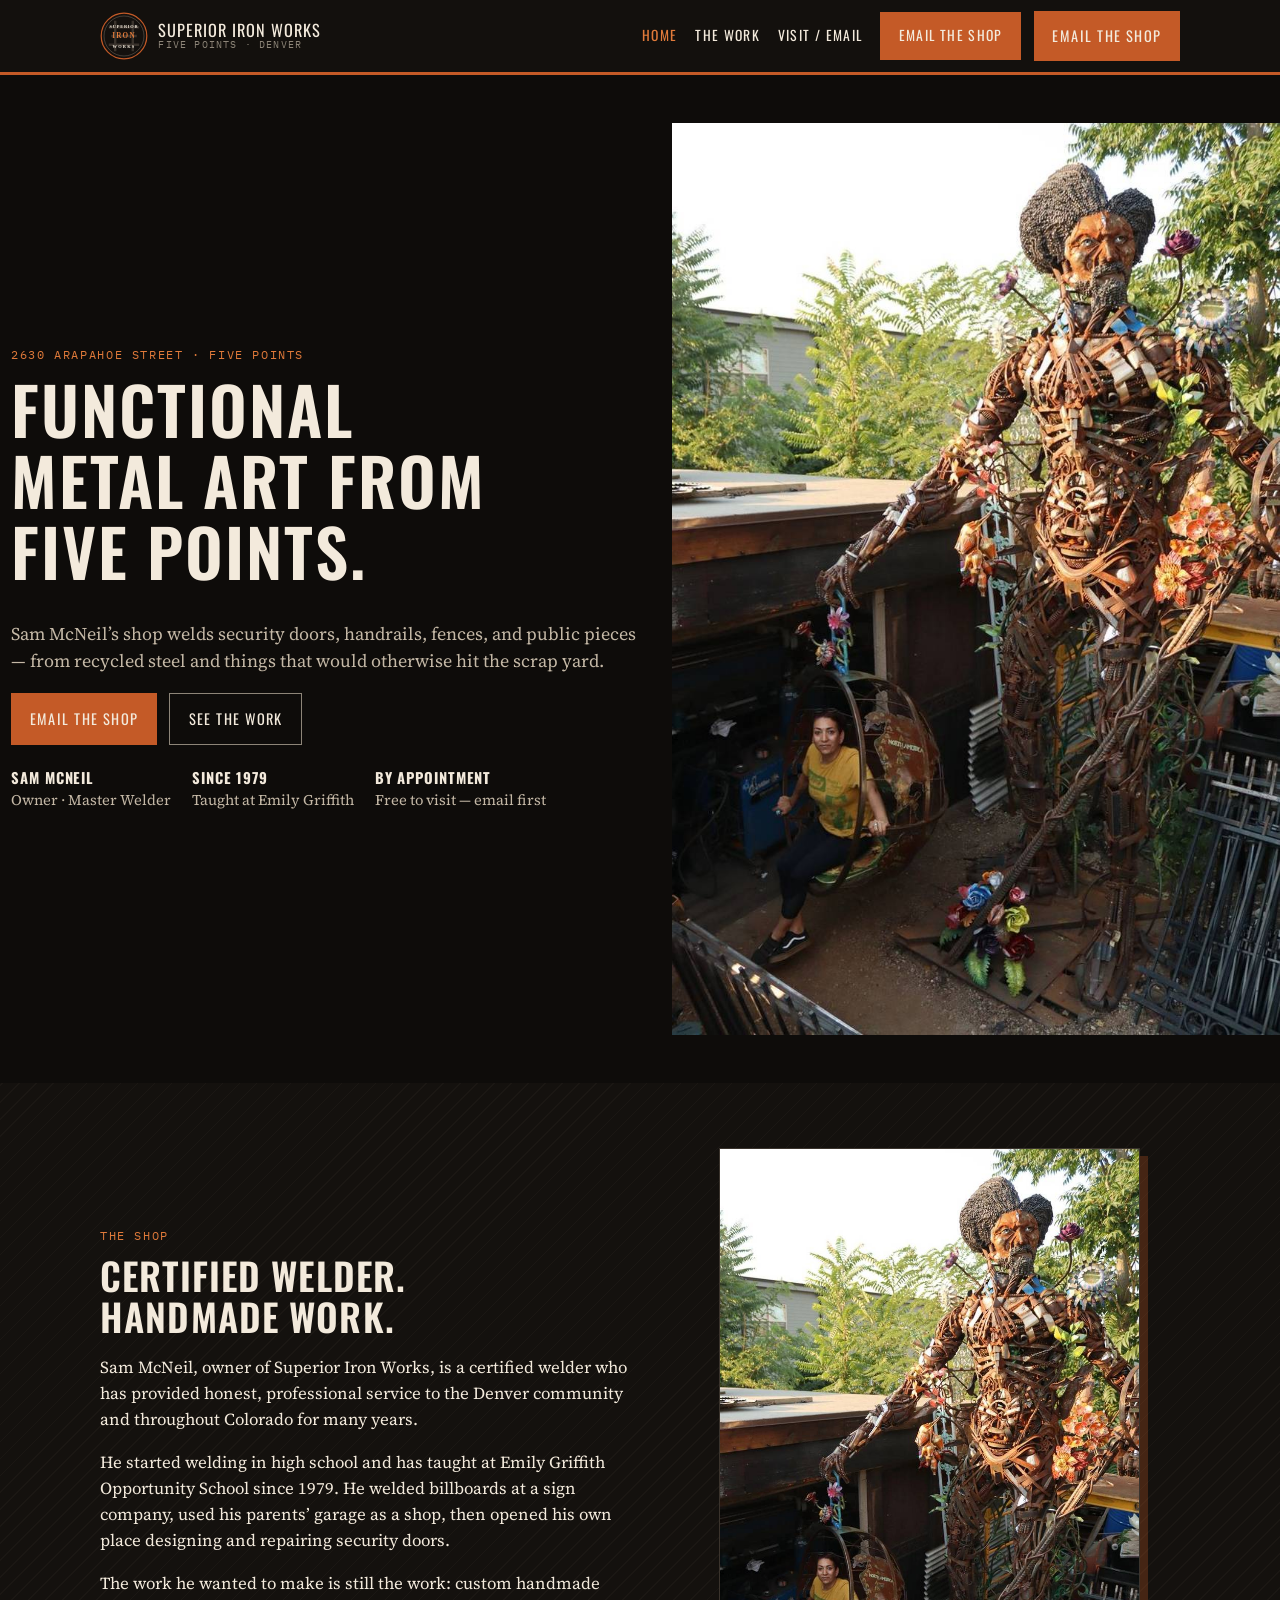
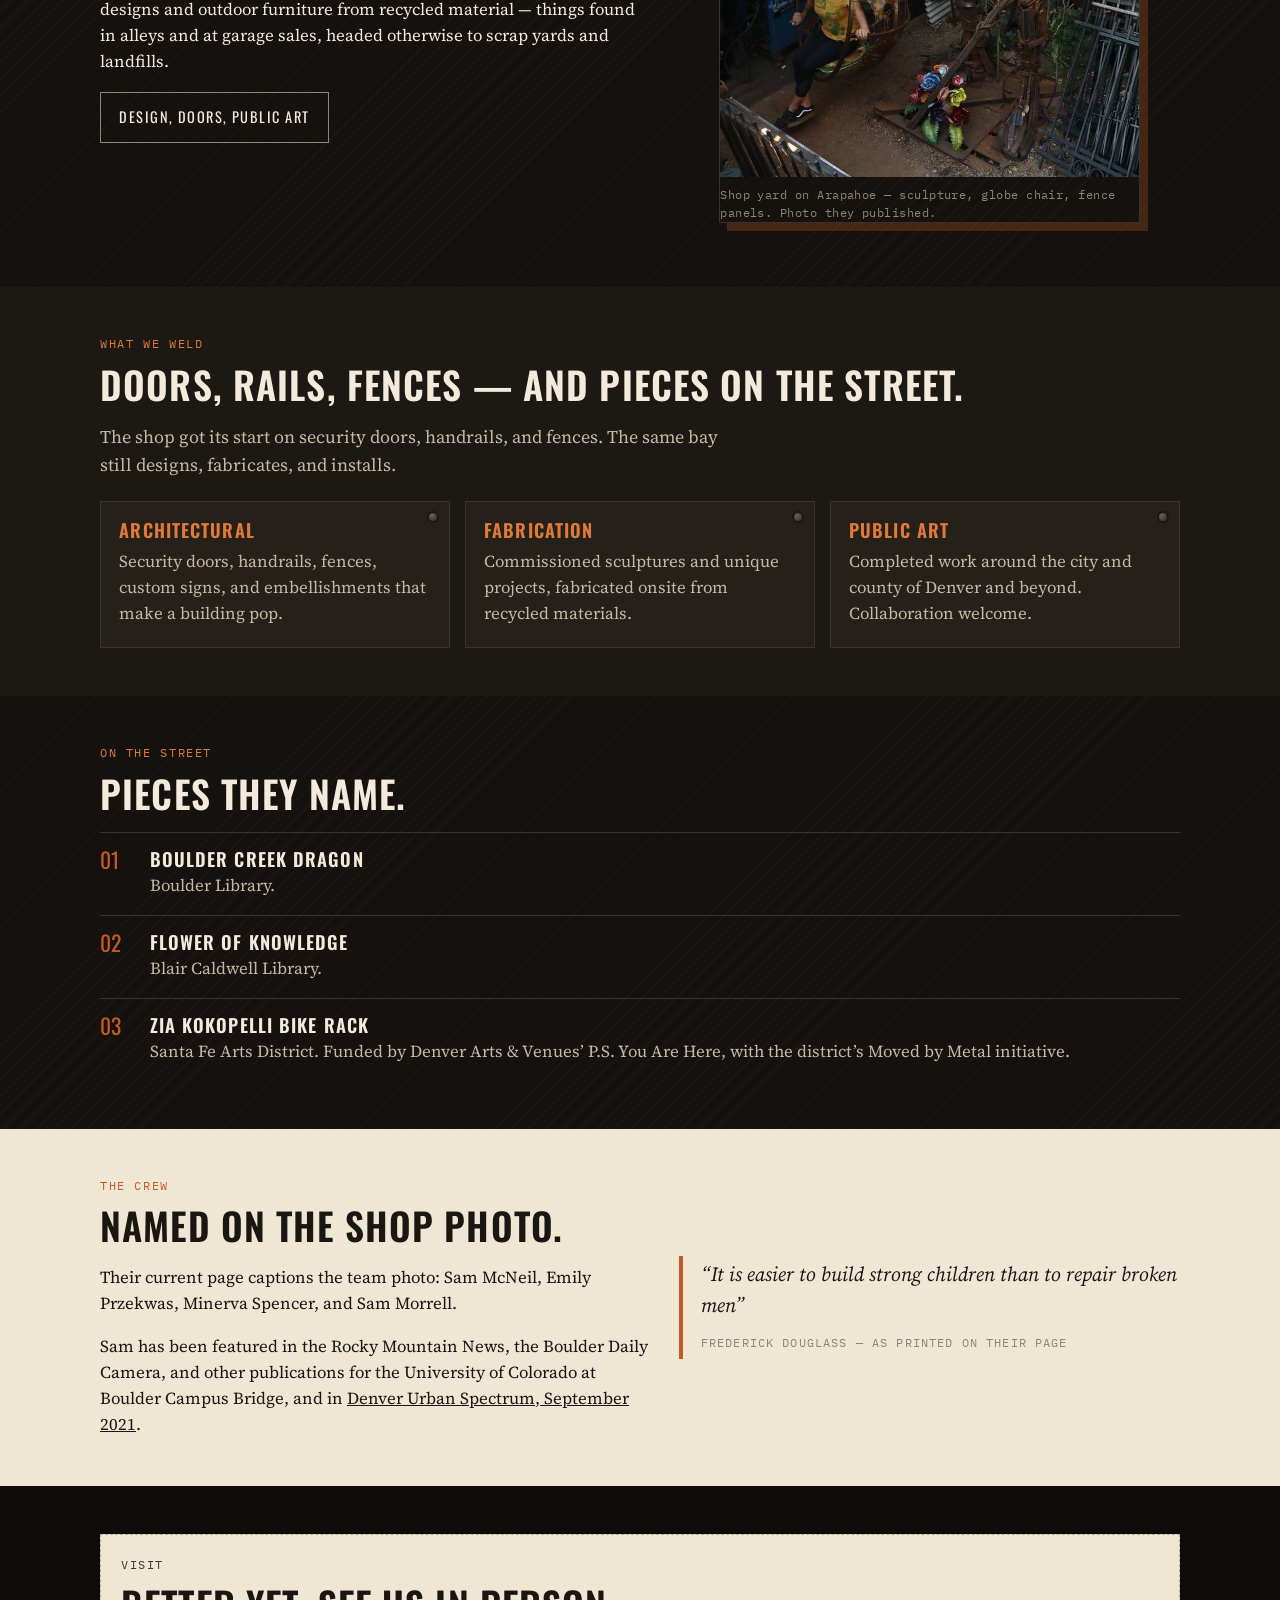
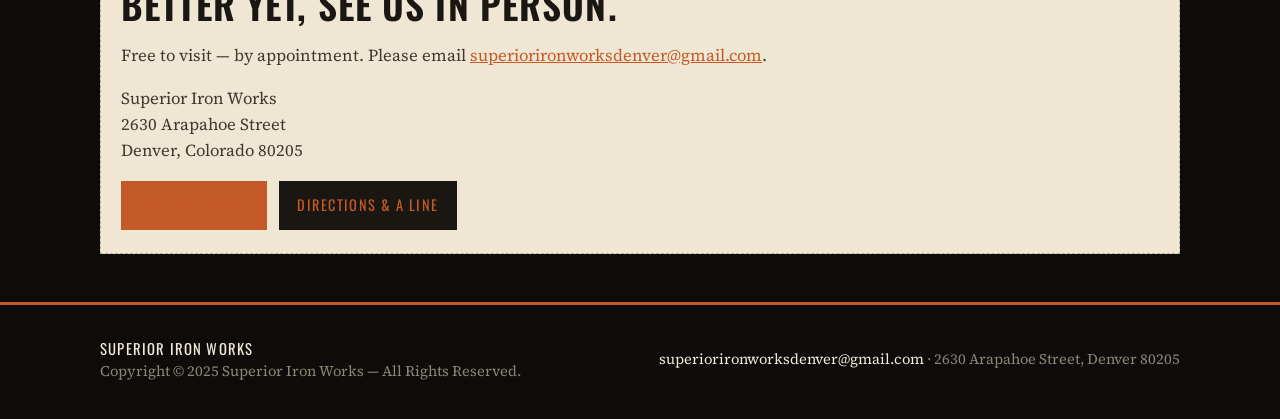
<file: index.html>
<!DOCTYPE html>
<html lang="en">
<head>
  <meta charset="utf-8">
  <meta name="viewport" content="width=device-width, initial-scale=1">
  <title>Superior Iron Works | Functional metal art in Five Points, Denver</title>
  <meta name="description" content="Sam McNeil’s Five Points shop. Security doors, handrails, fences, and public metal art. Visit by appointment — email superiorironworksdenver@gmail.com.">
  <link rel="icon" href="assets/favicon.svg" type="image/svg+xml">
  <link rel="preconnect" href="https://fonts.googleapis.com">
  <link rel="preconnect" href="https://fonts.gstatic.com" crossorigin>
  <link href="https://fonts.googleapis.com/css2?family=IBM+Plex+Mono:wght@400;500&family=Oswald:wght@500;600&family=Source+Serif+4:ital,wght@0,400;0,600;1,400&display=swap" rel="stylesheet">
  <link rel="stylesheet" href="assets/styles.css">
  <script type="application/ld+json">{"@context":"https://schema.org","@type":"LocalBusiness","name":"Superior Iron Works","description":"Functional metal art, security doors, handrails, and fences from a Five Points Denver shop.","image":"assets/shop.jpg","url":"https://superiorironworks.godaddysites.com/","email":"superiorironworksdenver@gmail.com","address":{"@type":"PostalAddress","streetAddress":"2630 Arapahoe Street","addressLocality":"Denver","addressRegion":"CO","postalCode":"80205","addressCountry":"US"},"founder":{"@type":"Person","name":"Sam McNeil","jobTitle":"Master Welder"},"areaServed":["Denver, CO","Colorado"],"knowsAbout":["functional metal art","security doors","handrails","fences","custom signs","public art","metal recycling"]}</script>
</head>
<body>
  <a class="skip" href="#main">Skip to content</a>
  <header class="site-header">
    <div class="wrap header-inner">
      <a class="logo" href="index.html">
        <img src="assets/mark.svg" alt="">
        <span class="logo-word">Superior Iron Works<span>Five Points · Denver</span></span>
      </a>
      <button class="menu-toggle" type="button" aria-expanded="false" aria-label="Open menu"><span></span></button>
      <nav class="nav" aria-label="Primary">
        <a href="index.html" aria-current="page">Home</a>
        <a href="work.html">The work</a>
        <a href="contact.html">Visit / email</a>
        <a class="btn btn-rust" href="mailto:superiorironworksdenver@gmail.com">Email the shop</a>
      </nav>
      <a class="btn btn-rust header-cta" href="mailto:superiorironworksdenver@gmail.com">Email the shop</a>
    </div>
  </header>

  <main id="main">
    <section class="hero">
      <div class="hero-media">
        <img src="assets/shop.jpg" alt="Welded scrap-iron figure with painted metal flowers standing in the Superior Iron Works yard, a globe chair at left and stacked iron fence panels at right">
      </div>
      <div class="wrap hero-copy">
        <p class="eyebrow">2630 Arapahoe Street · Five Points</p>
        <h1>Functional metal art from Five Points.</h1>
        <p class="lede">Sam McNeil’s shop welds security doors, handrails, fences, and public pieces — from recycled steel and things that would otherwise hit the scrap yard.</p>
        <div class="hero-actions">
          <a class="btn btn-rust" href="mailto:superiorironworksdenver@gmail.com">Email the shop</a>
          <a class="btn btn-plate" href="work.html">See the work</a>
        </div>
        <div class="hero-meta">
          <span><strong>Sam McNeil</strong> Owner · Master Welder</span>
          <span><strong>Since 1979</strong> Taught at Emily Griffith</span>
          <span><strong>By appointment</strong> Free to visit — email first</span>
        </div>
      </div>
    </section>

    <section>
      <div class="wrap split">
        <div>
          <p class="kicker">The shop</p>
          <h2>Certified welder. Handmade work.</h2>
          <p>Sam McNeil, owner of Superior Iron Works, is a certified welder who has provided honest, professional service to the Denver community and throughout Colorado for many years.</p>
          <p>He started welding in high school and has taught at Emily Griffith Opportunity School since 1979. He welded billboards at a sign company, used his parents’ garage as a shop, then opened his own place designing and repairing security doors.</p>
          <p>The work he wanted to make is still the work: custom handmade designs and outdoor furniture from recycled material — things found in alleys and at garage sales, headed otherwise to scrap yards and landfills.</p>
          <p class="actions"><a class="btn btn-plate" href="work.html">Design, doors, public art</a></p>
        </div>
        <figure class="photo-plate">
          <img src="assets/shop.jpg" alt="Close view of the shop-yard sculpture and globe chair at Superior Iron Works">
          <figcaption class="caption">Shop yard on Arapahoe — sculpture, globe chair, fence panels. Photo they published.</figcaption>
        </figure>
      </div>
    </section>

    <section class="band-slag">
      <div class="wrap">
        <p class="kicker">What we weld</p>
        <h2>Doors, rails, fences — and pieces on the street.</h2>
        <p class="lede">The shop got its start on security doors, handrails, and fences. The same bay still designs, fabricates, and installs.</p>
        <div class="cards three">
          <article class="service">
            <h3>Architectural</h3>
            <p>Security doors, handrails, fences, custom signs, and embellishments that make a building pop.</p>
          </article>
          <article class="service">
            <h3>Fabrication</h3>
            <p>Commissioned sculptures and unique projects, fabricated onsite from recycled materials.</p>
          </article>
          <article class="service">
            <h3>Public art</h3>
            <p>Completed work around the city and county of Denver and beyond. Collaboration welcome.</p>
          </article>
        </div>
      </div>
    </section>

    <section>
      <div class="wrap">
        <p class="kicker">On the street</p>
        <h2>Pieces they name.</h2>
        <ol class="works">
          <li>
            <span class="n">01</span>
            <div>
              <h3>Boulder Creek Dragon</h3>
              <p>Boulder Library.</p>
            </div>
          </li>
          <li>
            <span class="n">02</span>
            <div>
              <h3>FLOWER of Knowledge</h3>
              <p>Blair Caldwell Library.</p>
            </div>
          </li>
          <li>
            <span class="n">03</span>
            <div>
              <h3>Zia Kokopelli Bike Rack</h3>
              <p>Santa Fe Arts District. Funded by Denver Arts &amp; Venues’ P.S. You Are Here, with the district’s Moved by Metal initiative.</p>
            </div>
          </li>
        </ol>
      </div>
    </section>

    <section class="band-ticket">
      <div class="wrap split">
        <div>
          <p class="kicker">The crew</p>
          <h2>Named on the shop photo.</h2>
          <p>Their current page captions the team photo: Sam McNeil, Emily Przekwas, Minerva Spencer, and Sam Morrell.</p>
          <p>Sam has been featured in the Rocky Mountain News, the Boulder Daily Camera, and other publications for the University of Colorado at Boulder Campus Bridge, and in <a href="https://issuu.com/denverurbanspectrum/docs/dus_sept_2021_cprd_32page_project5_opt" rel="noopener">Denver Urban Spectrum, September 2021</a>.</p>
        </div>
        <div class="quote-plate">
          <blockquote>“It is easier to build strong children than to repair broken men”</blockquote>
          <cite>Frederick Douglass — as printed on their page</cite>
        </div>
      </div>
    </section>

    <section class="band-soot">
      <div class="wrap">
        <div class="ticket">
          <p class="kicker">Visit</p>
          <h2>Better yet, see us in person.</h2>
          <p>Free to visit — by appointment. Please email <a href="mailto:superiorironworksdenver@gmail.com">superiorironworksdenver@gmail.com</a>.</p>
          <p>Superior Iron Works<br>2630 Arapahoe Street<br>Denver, Colorado 80205</p>
          <p class="actions">
            <a class="btn btn-rust" href="mailto:superiorironworksdenver@gmail.com">Email the shop</a>
            <a class="btn btn-ink" href="contact.html">Directions &amp; a line</a>
          </p>
        </div>
      </div>
    </section>
  </main>

  <footer class="site-footer">
    <div class="wrap footer-inner">
      <div>
        <div class="footer-brand">Superior Iron Works</div>
        <p>Copyright © 2025 Superior Iron Works — All Rights Reserved.</p>
      </div>
      <p>
        <a href="mailto:superiorironworksdenver@gmail.com">superiorironworksdenver@gmail.com</a>
        · 2630 Arapahoe Street, Denver 80205
      </p>
    </div>
  </footer>
  <script src="assets/site.js"></script>
</body>
</html>
</file>
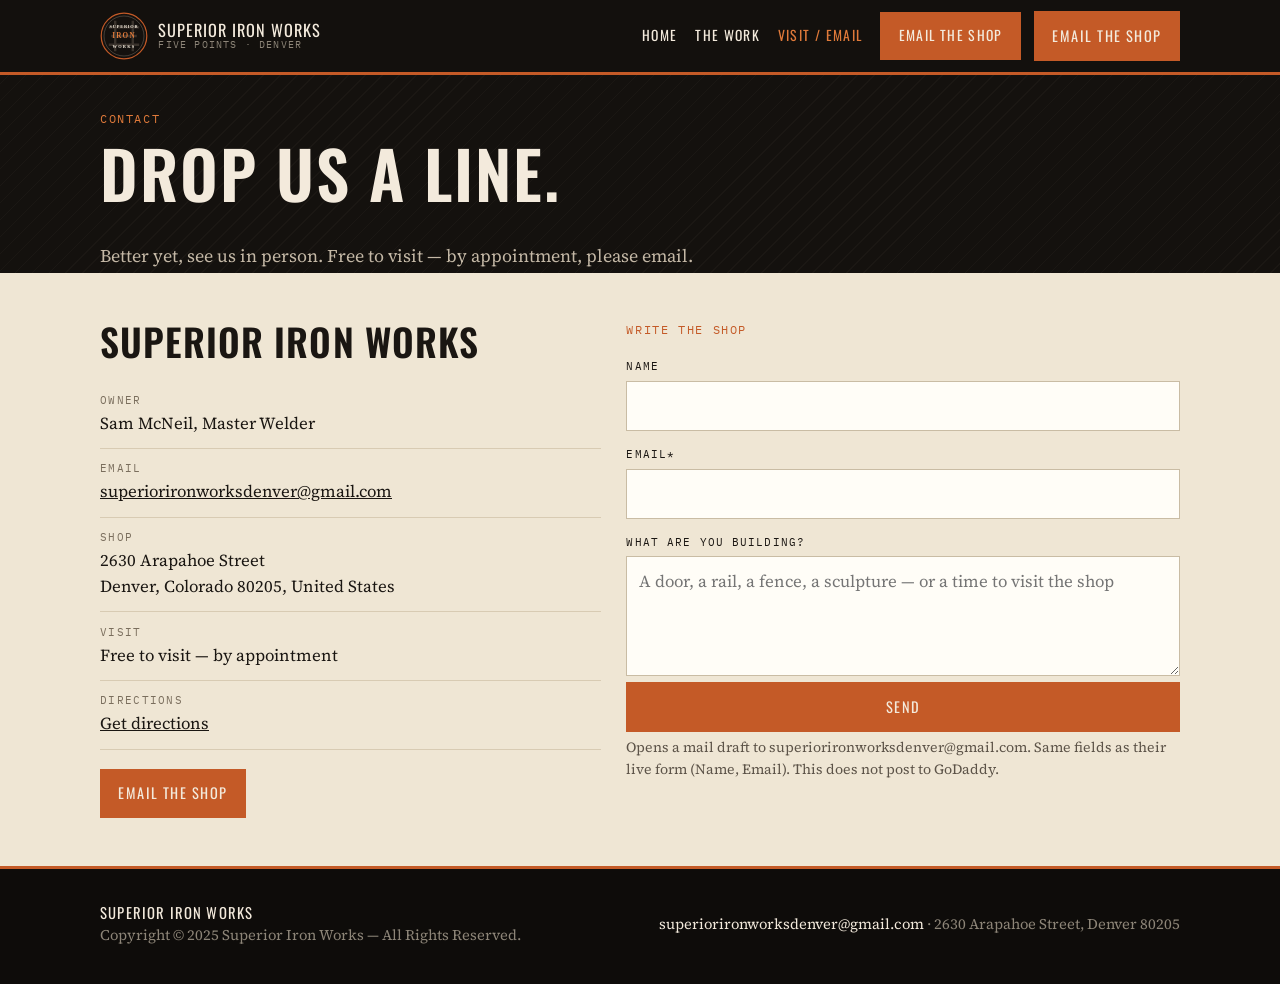
<file: contact.html>
<!DOCTYPE html>
<html lang="en">
<head>
  <meta charset="utf-8">
  <meta name="viewport" content="width=device-width, initial-scale=1">
  <title>Visit / email | Superior Iron Works</title>
  <meta name="description" content="Free to visit by appointment. Email superiorironworksdenver@gmail.com. 2630 Arapahoe Street, Denver, Colorado 80205.">
  <link rel="icon" href="assets/favicon.svg" type="image/svg+xml">
  <link rel="preconnect" href="https://fonts.googleapis.com">
  <link rel="preconnect" href="https://fonts.gstatic.com" crossorigin>
  <link href="https://fonts.googleapis.com/css2?family=IBM+Plex+Mono:wght@400;500&family=Oswald:wght@500;600&family=Source+Serif+4:ital,wght@0,400;0,600;1,400&display=swap" rel="stylesheet">
  <link rel="stylesheet" href="assets/styles.css">
</head>
<body>
  <a class="skip" href="#main">Skip to content</a>
  <header class="site-header">
    <div class="wrap header-inner">
      <a class="logo" href="index.html">
        <img src="assets/mark.svg" alt="">
        <span class="logo-word">Superior Iron Works<span>Five Points · Denver</span></span>
      </a>
      <button class="menu-toggle" type="button" aria-expanded="false" aria-label="Open menu"><span></span></button>
      <nav class="nav" aria-label="Primary">
        <a href="index.html">Home</a>
        <a href="work.html">The work</a>
        <a href="contact.html" aria-current="page">Visit / email</a>
        <a class="btn btn-rust" href="mailto:superiorironworksdenver@gmail.com">Email the shop</a>
      </nav>
      <a class="btn btn-rust header-cta" href="mailto:superiorironworksdenver@gmail.com">Email the shop</a>
    </div>
  </header>

  <main id="main">
    <section class="page-hero">
      <div class="wrap">
        <p class="eyebrow">Contact</p>
        <h1>Drop us a line.</h1>
        <p class="lede">Better yet, see us in person. Free to visit — by appointment, please email.</p>
      </div>
    </section>

    <section class="band-ticket">
      <div class="wrap contact-grid">
        <div>
          <h2>Superior Iron Works</h2>
          <ul class="contact-list">
            <li><span>Owner</span>Sam McNeil, Master Welder</li>
            <li><span>Email</span><a href="mailto:superiorironworksdenver@gmail.com">superiorironworksdenver@gmail.com</a></li>
            <li><span>Shop</span>2630 Arapahoe Street<br>Denver, Colorado 80205, United States</li>
            <li><span>Visit</span>Free to visit — by appointment</li>
            <li><span>Directions</span><a href="https://maps.google.com/?q=2630+Arapahoe+Street+Denver+CO+80205" rel="noopener">Get directions</a></li>
          </ul>
          <p class="actions">
            <a class="btn btn-rust" href="mailto:superiorironworksdenver@gmail.com">Email the shop</a>
          </p>
        </div>
        <div>
          <p class="kicker">Write the shop</p>
          <form data-quote-form>
            <label for="name">Name</label>
            <input id="name" name="name" autocomplete="name">
            <label for="email">Email*</label>
            <input id="email" name="email" type="email" required autocomplete="email">
            <label for="message">What are you building?</label>
            <textarea id="message" name="message" placeholder="A door, a rail, a fence, a sculpture — or a time to visit the shop"></textarea>
            <button class="btn btn-rust" type="submit">Send</button>
            <p class="note">Opens a mail draft to superiorironworksdenver@gmail.com. Same fields as their live form (Name, Email). This does not post to GoDaddy.</p>
          </form>
        </div>
      </div>
    </section>
  </main>

  <footer class="site-footer">
    <div class="wrap footer-inner">
      <div>
        <div class="footer-brand">Superior Iron Works</div>
        <p>Copyright © 2025 Superior Iron Works — All Rights Reserved.</p>
      </div>
      <p>
        <a href="mailto:superiorironworksdenver@gmail.com">superiorironworksdenver@gmail.com</a>
        · 2630 Arapahoe Street, Denver 80205
      </p>
    </div>
  </footer>
  <script src="assets/site.js"></script>
</body>
</html>
</file>
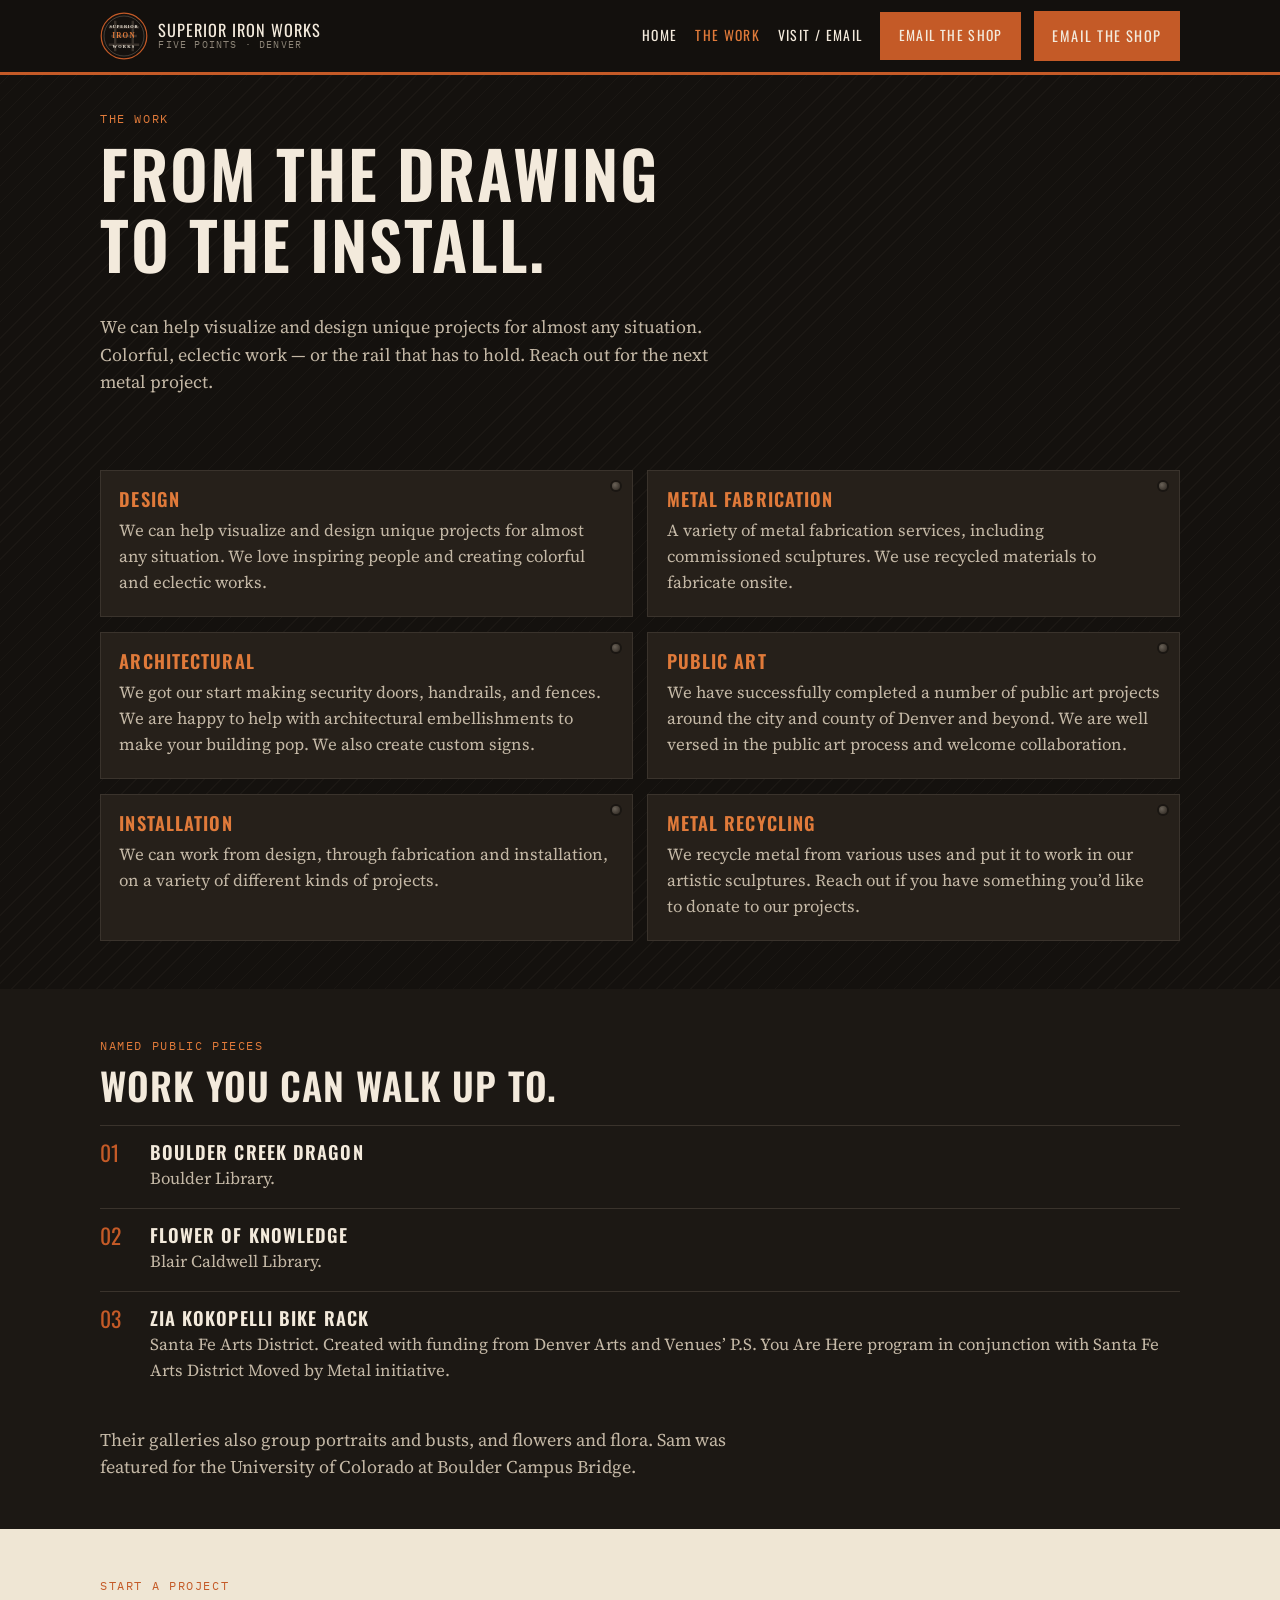
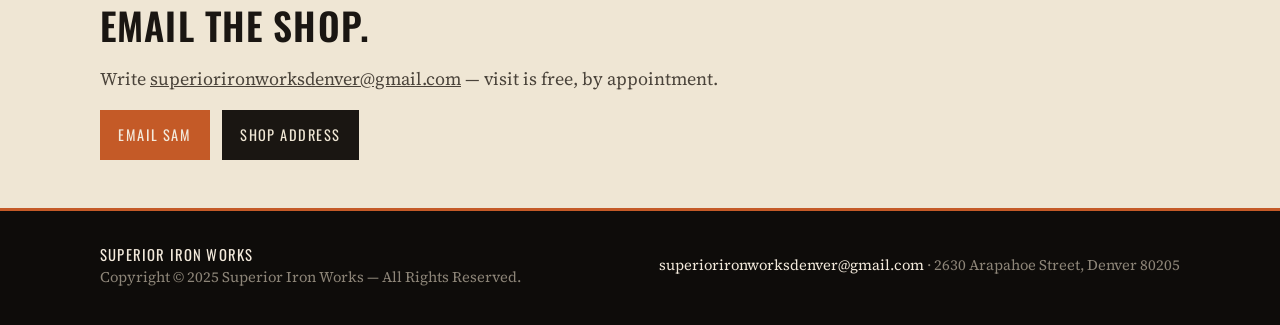
<file: work.html>
<!DOCTYPE html>
<html lang="en">
<head>
  <meta charset="utf-8">
  <meta name="viewport" content="width=device-width, initial-scale=1">
  <title>The work | Superior Iron Works</title>
  <meta name="description" content="Design, metal fabrication, architectural iron, public art, installation, and metal recycling from Superior Iron Works in Five Points, Denver.">
  <link rel="icon" href="assets/favicon.svg" type="image/svg+xml">
  <link rel="preconnect" href="https://fonts.googleapis.com">
  <link rel="preconnect" href="https://fonts.gstatic.com" crossorigin>
  <link href="https://fonts.googleapis.com/css2?family=IBM+Plex+Mono:wght@400;500&family=Oswald:wght@500;600&family=Source+Serif+4:ital,wght@0,400;0,600;1,400&display=swap" rel="stylesheet">
  <link rel="stylesheet" href="assets/styles.css">
</head>
<body>
  <a class="skip" href="#main">Skip to content</a>
  <header class="site-header">
    <div class="wrap header-inner">
      <a class="logo" href="index.html">
        <img src="assets/mark.svg" alt="">
        <span class="logo-word">Superior Iron Works<span>Five Points · Denver</span></span>
      </a>
      <button class="menu-toggle" type="button" aria-expanded="false" aria-label="Open menu"><span></span></button>
      <nav class="nav" aria-label="Primary">
        <a href="index.html">Home</a>
        <a href="work.html" aria-current="page">The work</a>
        <a href="contact.html">Visit / email</a>
        <a class="btn btn-rust" href="mailto:superiorironworksdenver@gmail.com">Email the shop</a>
      </nav>
      <a class="btn btn-rust header-cta" href="mailto:superiorironworksdenver@gmail.com">Email the shop</a>
    </div>
  </header>

  <main id="main">
    <section class="page-hero">
      <div class="wrap">
        <p class="eyebrow">The work</p>
        <h1>From the drawing to the install.</h1>
        <p class="lede">We can help visualize and design unique projects for almost any situation. Colorful, eclectic work — or the rail that has to hold. Reach out for the next metal project.</p>
      </div>
    </section>

    <section>
      <div class="wrap">
        <div class="cards two">
          <article class="service">
            <h3>Design</h3>
            <p>We can help visualize and design unique projects for almost any situation. We love inspiring people and creating colorful and eclectic works.</p>
          </article>
          <article class="service">
            <h3>Metal fabrication</h3>
            <p>A variety of metal fabrication services, including commissioned sculptures. We use recycled materials to fabricate onsite.</p>
          </article>
          <article class="service">
            <h3>Architectural</h3>
            <p>We got our start making security doors, handrails, and fences. We are happy to help with architectural embellishments to make your building pop. We also create custom signs.</p>
          </article>
          <article class="service">
            <h3>Public art</h3>
            <p>We have successfully completed a number of public art projects around the city and county of Denver and beyond. We are well versed in the public art process and welcome collaboration.</p>
          </article>
          <article class="service">
            <h3>Installation</h3>
            <p>We can work from design, through fabrication and installation, on a variety of different kinds of projects.</p>
          </article>
          <article class="service">
            <h3>Metal recycling</h3>
            <p>We recycle metal from various uses and put it to work in our artistic sculptures. Reach out if you have something you’d like to donate to our projects.</p>
          </article>
        </div>
      </div>
    </section>

    <section class="band-slag">
      <div class="wrap">
        <p class="kicker">Named public pieces</p>
        <h2>Work you can walk up to.</h2>
        <ol class="works">
          <li>
            <span class="n">01</span>
            <div>
              <h3>Boulder Creek Dragon</h3>
              <p>Boulder Library.</p>
            </div>
          </li>
          <li>
            <span class="n">02</span>
            <div>
              <h3>FLOWER of Knowledge</h3>
              <p>Blair Caldwell Library.</p>
            </div>
          </li>
          <li>
            <span class="n">03</span>
            <div>
              <h3>Zia Kokopelli Bike Rack</h3>
              <p>Santa Fe Arts District. Created with funding from Denver Arts and Venues’ P.S. You Are Here program in conjunction with Santa Fe Arts District Moved by Metal initiative.</p>
            </div>
          </li>
        </ol>
        <p class="lede" style="margin-top:1.6rem">Their galleries also group portraits and busts, and flowers and flora. Sam was featured for the University of Colorado at Boulder Campus Bridge.</p>
      </div>
    </section>

    <section class="band-ticket">
      <div class="wrap">
        <p class="kicker">Start a project</p>
        <h2>Email the shop.</h2>
        <p class="lede">Write <a href="mailto:superiorironworksdenver@gmail.com">superiorironworksdenver@gmail.com</a> — visit is free, by appointment.</p>
        <p class="actions">
          <a class="btn btn-rust" href="mailto:superiorironworksdenver@gmail.com">Email Sam</a>
          <a class="btn btn-ink" href="contact.html">Shop address</a>
        </p>
      </div>
    </section>
  </main>

  <footer class="site-footer">
    <div class="wrap footer-inner">
      <div>
        <div class="footer-brand">Superior Iron Works</div>
        <p>Copyright © 2025 Superior Iron Works — All Rights Reserved.</p>
      </div>
      <p>
        <a href="mailto:superiorironworksdenver@gmail.com">superiorironworksdenver@gmail.com</a>
        · 2630 Arapahoe Street, Denver 80205
      </p>
    </div>
  </footer>
  <script src="assets/site.js"></script>
</body>
</html>
</file>
<file: assets/styles.css>
/* Superior Iron Works — spec preview
   Shop floor, not contractor navy: soot, rust, slag steel, cream tickets. */

:root {
  --soot: #0e0c0a;
  --iron: #14110e;
  --slag: #1c1814;
  --plate: #26201a;
  --line: #3a332c;
  --steel: #8d8578;
  --cream: #f3eadc;
  --ticket: #efe6d4;
  --ink: #1a1612;
  --mute: #c4b8a6;
  --rust: #c45a27;
  --ember: #e07a3a;
  --spark: #f0b27a;
  --wrap: min(1080px, calc(100% - 1.4rem));
  --display: "Oswald", "Arial Narrow", Impact, sans-serif;
  --serif: "Source Serif 4", "Iowan Old Style", Georgia, serif;
  --mono: "IBM Plex Mono", ui-monospace, Menlo, monospace;
}

*, *::before, *::after { box-sizing: border-box; }
html { scroll-behavior: smooth; }
body {
  margin: 0;
  font-family: var(--serif);
  color: var(--cream);
  background:
    repeating-linear-gradient(
      135deg,
      transparent,
      transparent 11px,
      rgba(58, 51, 44, 0.18) 11px,
      rgba(58, 51, 44, 0.18) 12px
    ),
    var(--iron);
  line-height: 1.55;
  font-size: 1.05rem;
  -webkit-font-smoothing: antialiased;
}
img { max-width: 100%; height: auto; display: block; }
a { color: inherit; }
h1, h2, h3 {
  font-family: var(--display);
  font-weight: 600;
  text-transform: uppercase;
  letter-spacing: 0.03em;
  line-height: 1.08;
  margin: 0 0 0.5em;
  text-wrap: balance;
  color: var(--cream);
}
h1 { font-size: clamp(2.15rem, 9vw, 4.1rem); }
h2 { font-size: clamp(1.55rem, 4.6vw, 2.35rem); }
h3 { font-size: 1.15rem; letter-spacing: 0.06em; color: var(--ember); }
p { margin: 0 0 1em; }
p:last-child { margin-bottom: 0; }

.skip {
  position: absolute; left: -999px; top: 0;
  background: var(--rust); color: var(--cream);
  padding: 0.5rem 0.8rem; z-index: 100;
}
.skip:focus { left: 0.5rem; top: 0.5rem; }
.wrap { width: var(--wrap); margin-inline: auto; }
.eyebrow, .kicker {
  font-family: var(--mono);
  text-transform: uppercase;
  letter-spacing: 0.14em;
  font-size: 0.72rem;
  color: var(--ember);
  margin: 0 0 0.65rem;
}
.lede { font-size: 1.12rem; color: var(--mute); max-width: 40rem; }

.site-header {
  position: sticky; top: 0; z-index: 40;
  background: rgba(20, 17, 14, 0.92);
  backdrop-filter: blur(12px);
  border-bottom: 3px solid var(--rust);
}
.header-inner {
  display: flex; align-items: center; gap: 0.7rem; min-height: 72px;
  position: relative;
}
.logo {
  display: flex; align-items: center; gap: 0.65rem;
  text-decoration: none; color: var(--cream);
  min-width: 0;
}
.logo img { width: 48px; height: 48px; flex-shrink: 0; }
.logo-word {
  font-family: var(--display);
  text-transform: uppercase;
  font-size: 1.02rem;
  line-height: 1.1;
  letter-spacing: 0.06em;
}
.logo-word span {
  display: block;
  font-family: var(--mono);
  font-size: 0.62rem;
  letter-spacing: 0.12em;
  color: var(--steel);
  font-weight: 400;
}
.nav { margin-left: auto; display: flex; align-items: center; gap: 1.1rem; }
.nav a {
  text-decoration: none;
  font-family: var(--display);
  text-transform: uppercase;
  letter-spacing: 0.1em;
  font-size: 0.86rem;
}
.nav a[aria-current="page"], .nav a:hover { color: var(--ember); }
.header-cta { margin-left: 0.1rem; }
.menu-toggle {
  display: none; margin-left: auto; width: 44px; height: 44px;
  border: 1px solid var(--line); background: transparent; cursor: pointer;
}
.menu-toggle span,
.menu-toggle span::before,
.menu-toggle span::after {
  display: block; width: 18px; height: 2px; background: var(--cream);
  margin: 0 auto; position: relative; content: "";
}
.menu-toggle span::before { position: absolute; top: -6px; }
.menu-toggle span::after { position: absolute; top: 6px; }

.btn {
  display: inline-flex; align-items: center; justify-content: center;
  text-decoration: none; border: 0; cursor: pointer;
  font-family: var(--display);
  text-transform: uppercase;
  letter-spacing: 0.1em;
  font-size: 0.9rem;
  padding: 0.85rem 1.15rem;
  transition: transform 0.15s ease, background 0.15s ease;
}
.btn:hover { transform: translate(-1px, -1px); }
.btn-rust { background: var(--rust); color: var(--cream); }
.btn-rust:hover { background: #a8481c; }
.btn-plate {
  background: transparent;
  color: var(--cream);
  border: 1px solid var(--steel);
}
.btn-plate:hover { border-color: var(--ember); color: var(--ember); }
.btn-ink { background: var(--ink); color: var(--ticket); }
.hero-actions, .actions { display: flex; flex-wrap: wrap; gap: 0.75rem; }

/* Mobile-first shop bay: photo plate, then copy */
.hero {
  display: grid;
  background: var(--soot);
}
.hero-media {
  position: relative;
  min-height: min(72vw, 420px);
  background: var(--soot);
}
.hero-media img {
  width: 100%;
  height: min(78vw, 460px);
  object-fit: cover;
  object-position: 55% 30%;
}
.hero-media::after {
  content: "";
  position: absolute; inset: auto 0 0 0; height: 4.5rem;
  background: linear-gradient(to top, var(--soot), transparent);
}
.hero-copy {
  padding: 1.6rem 0 2.4rem;
}
.hero h1 { max-width: 14ch; }
.hero-meta {
  display: flex; flex-wrap: wrap; gap: 0.7rem 1.3rem;
  margin-top: 1.35rem;
  font-size: 0.92rem;
  color: var(--mute);
}
.hero-meta strong {
  display: block;
  font-family: var(--display);
  text-transform: uppercase;
  letter-spacing: 0.06em;
  color: var(--cream);
}

section { padding: 3rem 0; }
.band-ticket { background: var(--ticket); color: var(--ink); }
.band-ticket h2, .band-ticket h3 { color: var(--ink); }
.band-ticket .kicker { color: var(--rust); }
.band-ticket .lede { color: #4a433a; }
.band-slag { background: var(--slag); }
.band-soot { background: var(--soot); }

.split { display: grid; gap: 1.6rem; }
.photo-plate {
  border: 1px solid var(--line);
  box-shadow: 8px 8px 0 rgba(196, 90, 39, 0.28);
}
.photo-plate img {
  width: 100%;
  aspect-ratio: 2 / 3;
  object-fit: cover;
  object-position: 55% 22%;
}
.caption {
  font-family: var(--mono);
  font-size: 0.72rem;
  letter-spacing: 0.04em;
  color: var(--steel);
  margin-top: 0.55rem;
}

.cards { display: grid; gap: 0.9rem; margin-top: 1.4rem; }
.cards.two, .cards.three { grid-template-columns: 1fr; }
.service {
  background: var(--plate);
  border: 1px solid var(--line);
  padding: 1.15rem 1.15rem 1.25rem;
  position: relative;
}
.service::before {
  content: "";
  position: absolute; top: 0.7rem; right: 0.75rem;
  width: 8px; height: 8px; border-radius: 50%;
  background: radial-gradient(circle at 35% 35%, #6a6258, #2a241e);
  box-shadow: 0 0 0 2px #1a1612;
}
.service p { color: var(--mute); }
.band-ticket .service {
  background: #fff8ec;
  border-color: #d8cbb3;
}
.band-ticket .service p { color: #4a433a; }
.band-ticket .service h3 { color: var(--rust); }

.works { list-style: none; margin: 1.2rem 0 0; padding: 0; }
.works li {
  display: grid;
  grid-template-columns: 2.4rem 1fr;
  gap: 0.7rem;
  padding: 1rem 0;
  border-top: 1px solid var(--line);
}
.works .n {
  font-family: var(--display);
  color: var(--rust);
  font-size: 1.35rem;
  line-height: 1;
}
.works h3 { margin: 0 0 0.25rem; color: var(--cream); }
.works p { color: var(--mute); margin: 0; }

.quote-plate {
  border-left: 4px solid var(--rust);
  padding: 0.2rem 0 0.2rem 1.1rem;
  max-width: 36rem;
}
.quote-plate blockquote {
  margin: 0 0 0.5rem;
  font-size: 1.25rem;
  font-style: italic;
}
.quote-plate cite {
  font-family: var(--mono);
  font-style: normal;
  font-size: 0.72rem;
  letter-spacing: 0.1em;
  text-transform: uppercase;
  color: var(--steel);
}

.ticket {
  background: var(--ticket);
  color: var(--ink);
  padding: 1.3rem 1.25rem 1.4rem;
  border: 1px dashed #b9ad96;
  box-shadow: 6px 6px 0 rgba(14, 12, 10, 0.35);
}
.ticket h2, .ticket h3 { color: var(--ink); }
.ticket p { color: #3f392f; }
.ticket a { color: var(--rust); }

.contact-grid { display: grid; gap: 1.6rem; }
.contact-list { list-style: none; margin: 0 0 1.2rem; padding: 0; }
.contact-list li {
  display: grid;
  gap: 0.15rem;
  padding: 0.7rem 0;
  border-bottom: 1px solid var(--line);
}
.contact-list span {
  font-family: var(--mono);
  font-size: 0.68rem;
  letter-spacing: 0.12em;
  text-transform: uppercase;
  color: var(--steel);
}
.band-ticket .contact-list li { border-color: #d8cbb3; }
.band-ticket .contact-list span { color: #7a6e5d; }

form { display: grid; gap: 0.35rem; }
label {
  font-family: var(--mono);
  font-size: 0.7rem;
  letter-spacing: 0.1em;
  text-transform: uppercase;
  margin-top: 0.55rem;
}
input, textarea, button { font: inherit; }
input, textarea {
  border: 1px solid #c9bca4;
  background: #fffdf7;
  color: var(--ink);
  padding: 0.7rem 0.75rem;
  width: 100%;
}
textarea { min-height: 7.5rem; resize: vertical; }
.note { font-size: 0.88rem; color: #5c5348; }

.page-hero { padding: 2.2rem 0 0.2rem; }
.page-hero h1 { max-width: 16ch; }

.site-footer {
  background: var(--soot);
  color: var(--steel);
  padding: 2rem 0 2.3rem;
  font-size: 0.92rem;
  border-top: 3px solid var(--rust);
}
.site-footer a { color: var(--cream); text-decoration: none; }
.site-footer a:hover { color: var(--ember); }
.footer-inner {
  display: flex; flex-wrap: wrap; gap: 0.8rem 1.4rem;
  justify-content: space-between; align-items: center;
}
.footer-brand {
  font-family: var(--display);
  text-transform: uppercase;
  letter-spacing: 0.08em;
  color: var(--cream);
}

@media (min-width: 860px) {
  .hero {
    grid-template-columns: 1.05fr 0.95fr;
    min-height: min(88vh, 740px);
    align-items: stretch;
  }
  .hero-media { min-height: 100%; order: 2; }
  .hero-media img {
    height: 100%;
    min-height: 740px;
    object-fit: cover;
    object-position: 55% 18%;
  }
  .hero-media::after { display: none; }
  .hero-copy {
    display: flex;
    flex-direction: column;
    justify-content: center;
    padding: 3.2rem 0;
  }
  .split { grid-template-columns: 1.05fr 0.95fr; align-items: center; }
  .split.reverse { grid-template-columns: 0.95fr 1.05fr; }
  .split.reverse > :first-child { order: 2; }
  .cards.two { grid-template-columns: 1fr 1fr; }
  .cards.three { grid-template-columns: 1fr 1fr 1fr; }
  .contact-grid { grid-template-columns: 0.95fr 1.05fr; align-items: start; }
}

@media (max-width: 859px) {
  .menu-toggle { display: block; }
  .header-cta { display: none; }
  .nav {
    display: none;
    position: absolute; left: 0; right: 0; top: 100%;
    background: var(--iron);
    flex-direction: column; align-items: stretch;
    padding: 0.8rem 1rem 1.1rem;
    border-bottom: 3px solid var(--rust);
    gap: 0;
  }
  .nav.is-open { display: flex; }
  .nav a { padding: 0.8rem 0.2rem; border-bottom: 1px solid var(--line); }
  .nav .btn { margin-top: 0.85rem; }
}
</file>
